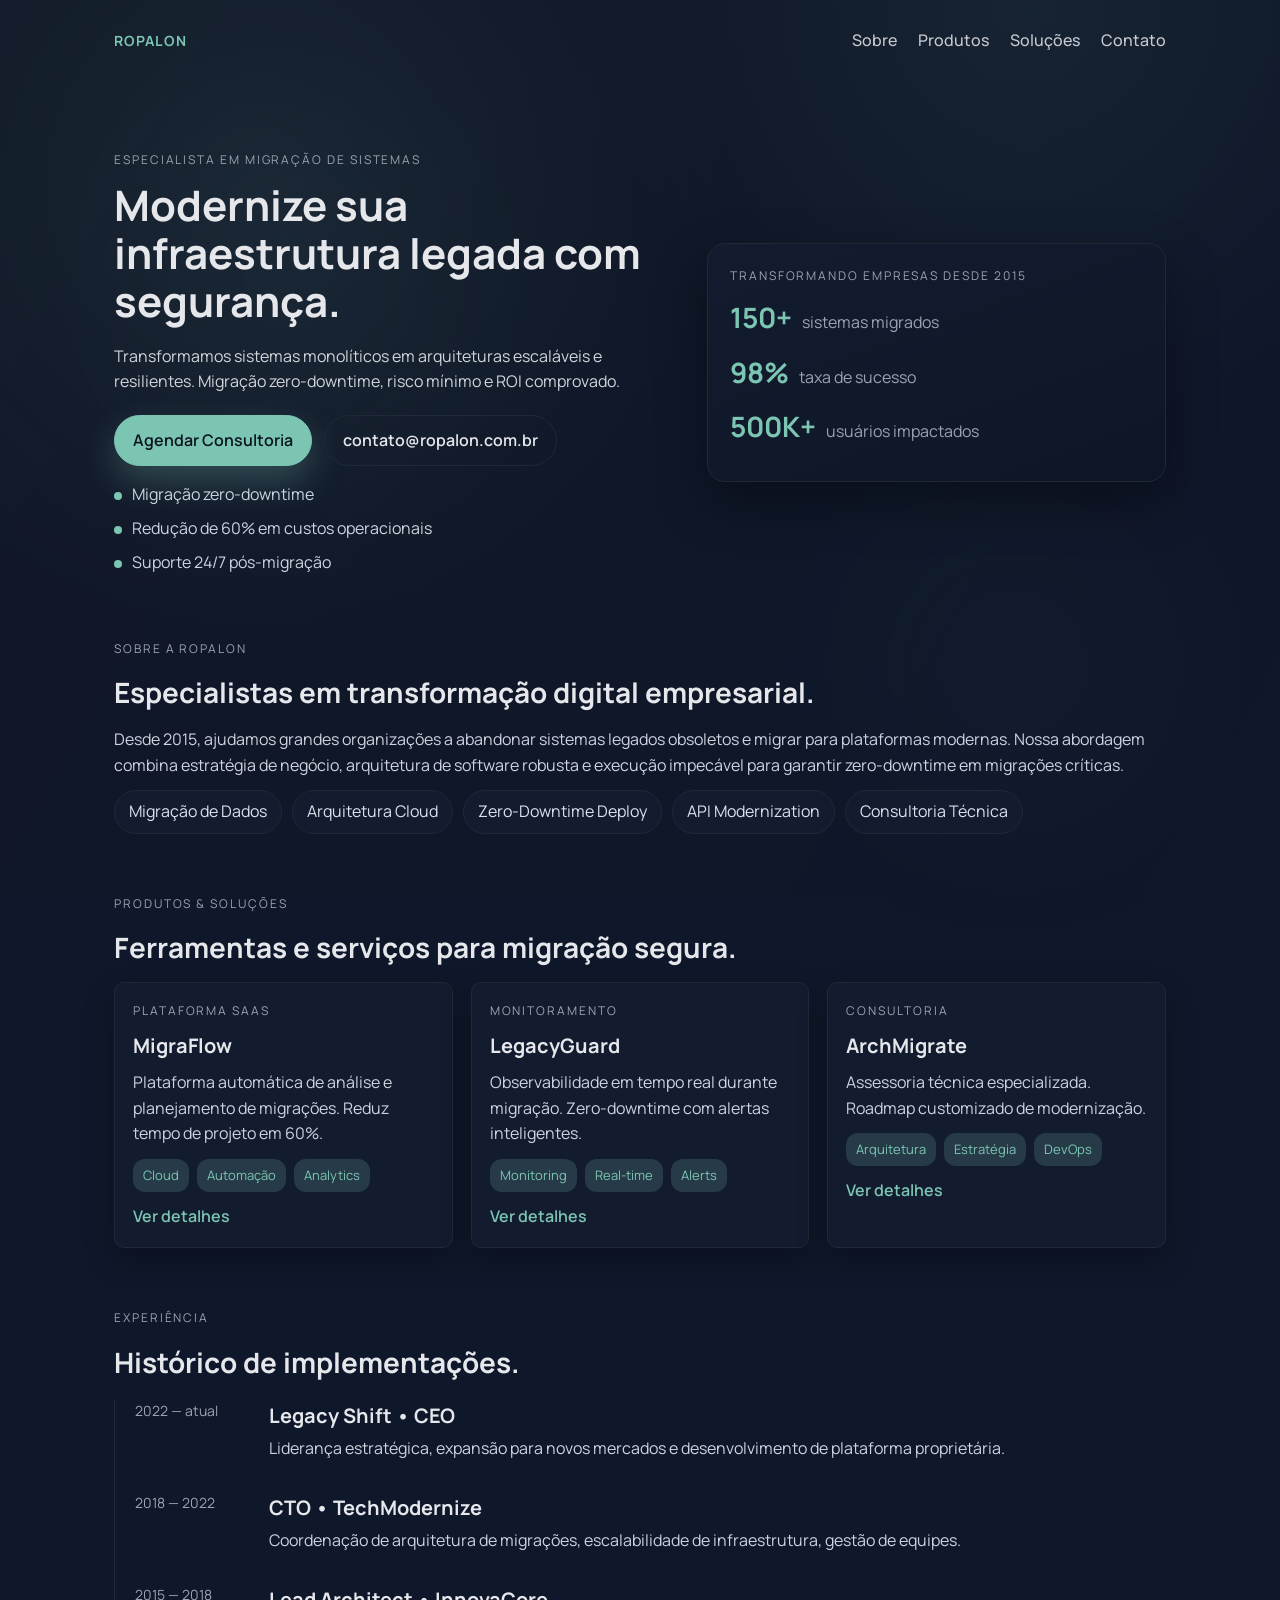
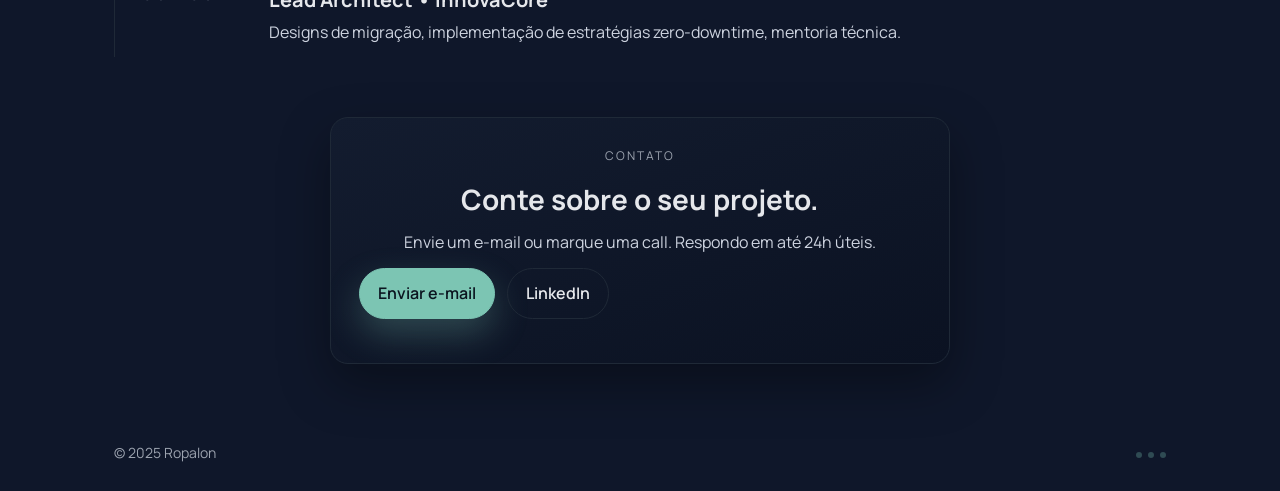
<file: index.html>
<!DOCTYPE html>
<html lang="pt-BR">
<head>
  <meta charset="UTF-8">
  <meta name="viewport" content="width=device-width, initial-scale=1.0">
  <title>Ropalon - Migração de Sistemas Legados</title>
  <link rel="preconnect" href="https://fonts.googleapis.com">
  <link rel="preconnect" href="https://fonts.gstatic.com" crossorigin>
  <link href="https://fonts.googleapis.com/css2?family=Manrope:wght@400;500;600;700&display=swap" rel="stylesheet">
  <link rel="stylesheet" href="styles.css">
  <!-- Google tag (gtag.js) -->
<script async src="https://www.googletagmanager.com/gtag/js?id=G-6EFYZ3GRNE"></script>
<script>
  window.dataLayer = window.dataLayer || [];
  function gtag(){dataLayer.push(arguments);}
  gtag('js', new Date());

  gtag('config', 'G-6EFYZ3GRNE');
</script>
</head>
<body>
  <div class="background">
    <div class="glow glow-a"></div>
    <div class="glow glow-b"></div>
  </div>

  <header class="shell">
    <div class="brand">Ropalon</div>
    <nav class="nav">
      <a href="#sobre">Sobre</a>
      <a href="#produtos">Produtos</a>
      <a href="#solucoes">Soluções</a>
      <a href="#contato">Contato</a>
    </nav>
  </header>

  <main class="shell">
    <section class="hero">
      <div class="hero-copy">
        <p class="eyebrow">Especialista em Migração de Sistemas</p>
        <h1>Modernize sua infraestrutura legada com segurança.</h1>
        <p class="lede">
          Transformamos sistemas monolíticos em arquiteturas escaláveis e resilientes. Migração zero-downtime, risco mínimo e ROI comprovado.
        </p>
        <div class="cta-row">
          <a class="btn primary" href="#contato">Agendar Consultoria</a>
          <a class="btn ghost" href="mailto:contato@ropalon.com.br">contato@ropalon.com.br</a>
        </div>
        <ul class="facts">
          <li><span class="dot"></span>Migração zero-downtime</li>
          <li><span class="dot"></span>Redução de 60% em custos operacionais</li>
          <li><span class="dot"></span>Suporte 24/7 pós-migração</li>
        </ul>
      </div>
      <div class="hero-card">
        <p class="label">Transformando empresas desde 2015</p>
        <div class="stat">
          <span class="stat-num">150+</span>
          <span class="stat-label">sistemas migrados</span>
        </div>
        <div class="stat">
          <span class="stat-num">98%</span>
          <span class="stat-label">taxa de sucesso</span>
        </div>
        <div class="stat">
          <span class="stat-num">500K+</span>
          <span class="stat-label">usuários impactados</span>
        </div>
      </div>
    </section>

    <section id="sobre" class="section">
      <div class="section-header">
        <p class="eyebrow">Sobre a Ropalon</p>
        <h2>Especialistas em transformação digital empresarial.</h2>
      </div>
      <p class="body">
        Desde 2015, ajudamos grandes organizações a abandonar sistemas legados obsoletos e migrar para plataformas modernas. Nossa abordagem combina estratégia de negócio, arquitetura de software robusta e execução impecável para garantir zero-downtime em migrações críticas.
      </p>
      <div class="pill-row">
        <span class="pill">Migração de Dados</span>
        <span class="pill">Arquitetura Cloud</span>
        <span class="pill">Zero-Downtime Deploy</span>
        <span class="pill">API Modernization</span>
        <span class="pill">Consultoria Técnica</span>
      </div>
    </section>

    <section id="produtos" class="section">
      <div class="section-header">
        <p class="eyebrow">Produtos & Soluções</p>
        <h2>Ferramentas e serviços para migração segura.</h2>
      </div>
      <div class="grid projects">
        <article class="card">
          <div class="card-head">
            <p class="label">Plataforma SaaS</p>
            <h3>MigraFlow</h3>
          </div>
          <p class="body">Plataforma automática de análise e planejamento de migrações. Reduz tempo de projeto em 60%.</p>
          <div class="tags">
            <span>Cloud</span><span>Automação</span><span>Analytics</span>
          </div>
          <a class="card-link" href="./produtos/migraflow.html">Ver detalhes</a>
        </article>
        <article class="card">
          <div class="card-head">
            <p class="label">Monitoramento</p>
            <h3>LegacyGuard</h3>
          </div>
          <p class="body">Observabilidade em tempo real durante migração. Zero-downtime com alertas inteligentes.</p>
          <div class="tags">
            <span>Monitoring</span><span>Real-time</span><span>Alerts</span>
          </div>
          <a class="card-link" href="./produtos/legacyguard.html">Ver detalhes</a>
        </article>
        <article class="card">
          <div class="card-head">
            <p class="label">Consultoria</p>
            <h3>ArchMigrate</h3>
          </div>
          <p class="body">Assessoria técnica especializada. Roadmap customizado de modernização.</p>
          <div class="tags">
            <span>Arquitetura</span><span>Estratégia</span><span>DevOps</span>
          </div>
          <a class="card-link" href="./produtos/archmigrate.html">Ver detalhes</a>
        </article>
      </div>
    </section>

    <section id="experiencia" class="section">
      <div class="section-header">
        <p class="eyebrow">Experiência</p>
        <h2>Histórico de implementações.</h2>
      </div>
      <div class="timeline">
        <div class="row">
          <div class="time">2022 — atual</div>
          <div class="entry">
            <h3>Legacy Shift • CEO</h3>
            <p class="body">Liderança estratégica, expansão para novos mercados e desenvolvimento de plataforma proprietária.</p>
          </div>
        </div>
        <div class="row">
          <div class="time">2018 — 2022</div>
          <div class="entry">
            <h3>CTO • TechModernize</h3>
            <p class="body">Coordenação de arquitetura de migrações, escalabilidade de infraestrutura, gestão de equipes.</p>
          </div>
        </div>
        <div class="row">
          <div class="time">2015 — 2018</div>
          <div class="entry">
            <h3>Lead Architect • InnovaCore</h3>
            <p class="body">Designs de migração, implementação de estratégias zero-downtime, mentoria técnica.</p>
          </div>
        </div>
      </div>
    </section>

    <section id="contato" class="section contact">
      <div class="contact-card">
        <p class="eyebrow">Contato</p>
        <h2>Conte sobre o seu projeto.</h2>
        <p class="body">Envie um e-mail ou marque uma call. Respondo em até 24h úteis.</p>
        <div class="cta-row">
          <a class="btn primary" href="mailto:contato@legacyshift.com.br">Enviar e-mail</a>
          <a class="btn ghost" href="https://www.linkedin.com" target="_blank" rel="noreferrer">LinkedIn</a>
        </div>
      </div>
    </section>
  </main>

  <footer class="shell footer">
    <span>© 2025 Ropalon</span>
    <div class="dots">
      <span></span><span></span><span></span>
    </div>
  </footer>
</body>
</html>
</file>
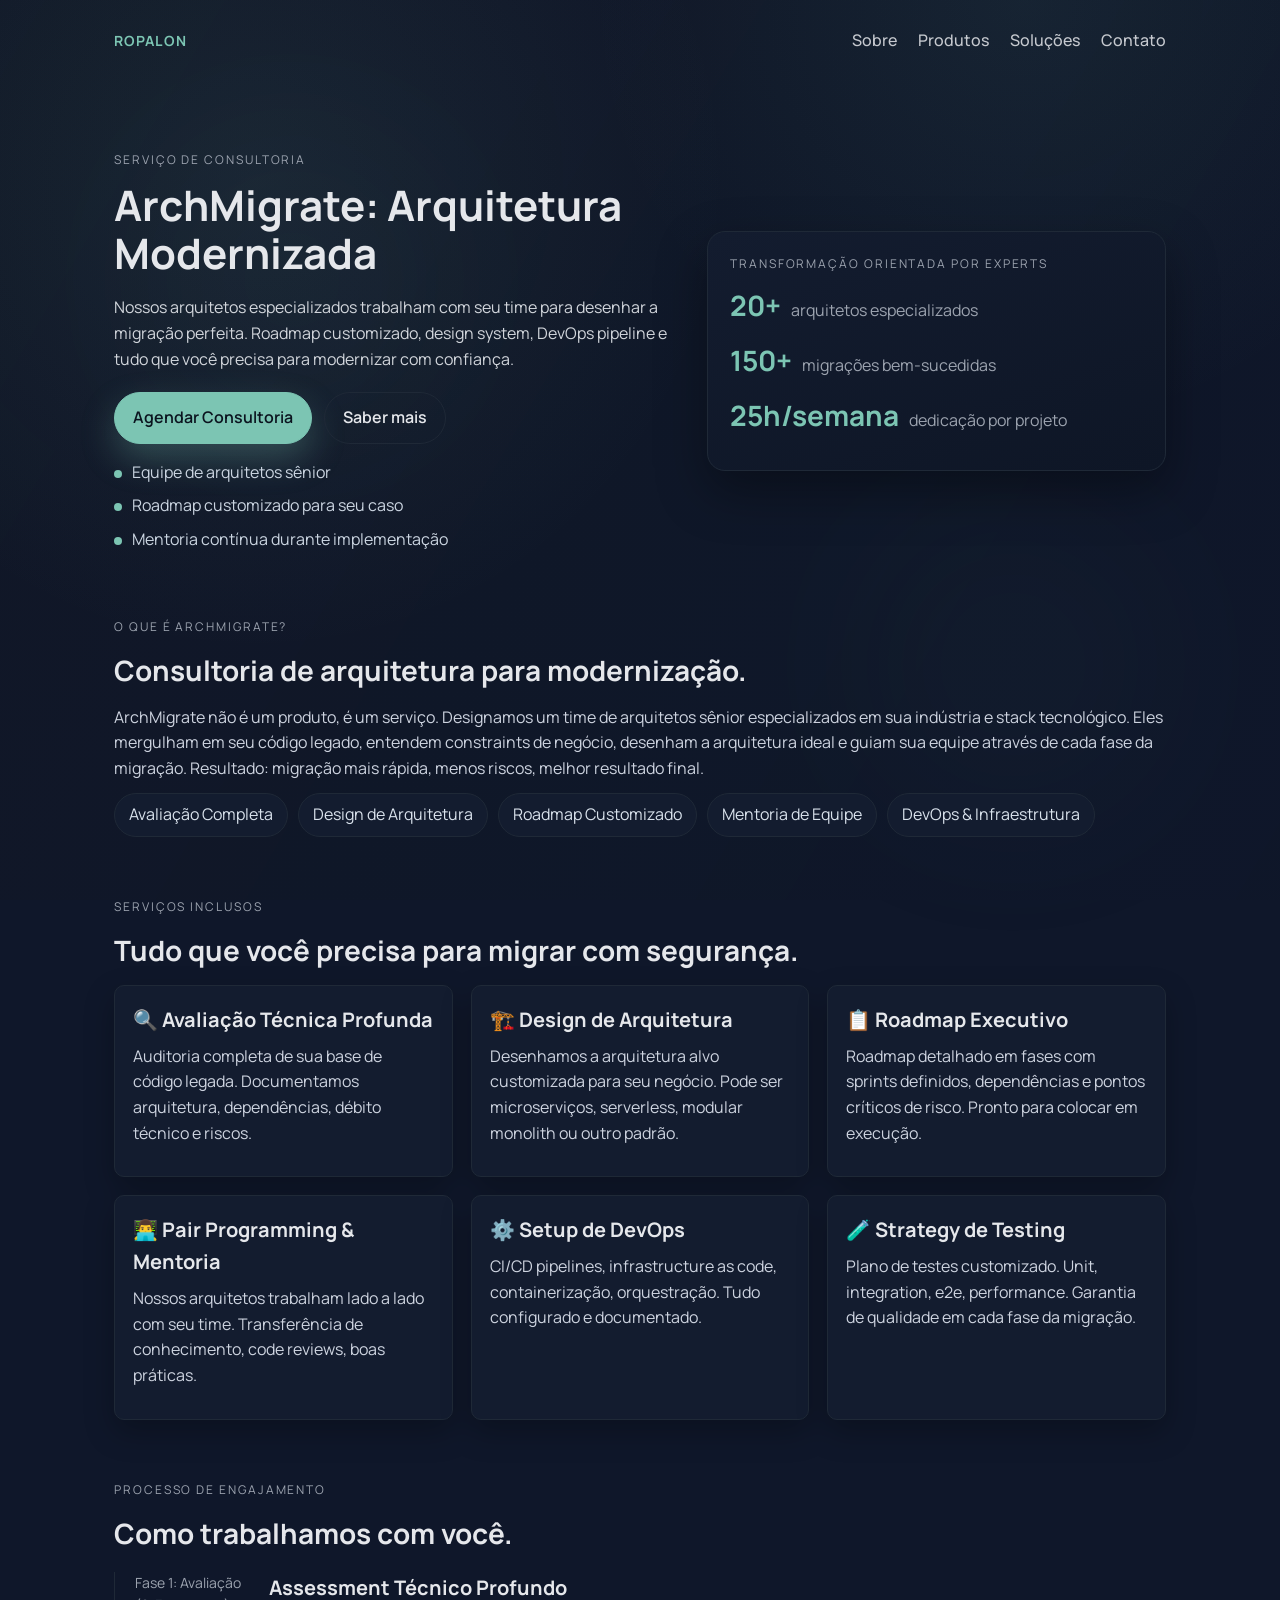
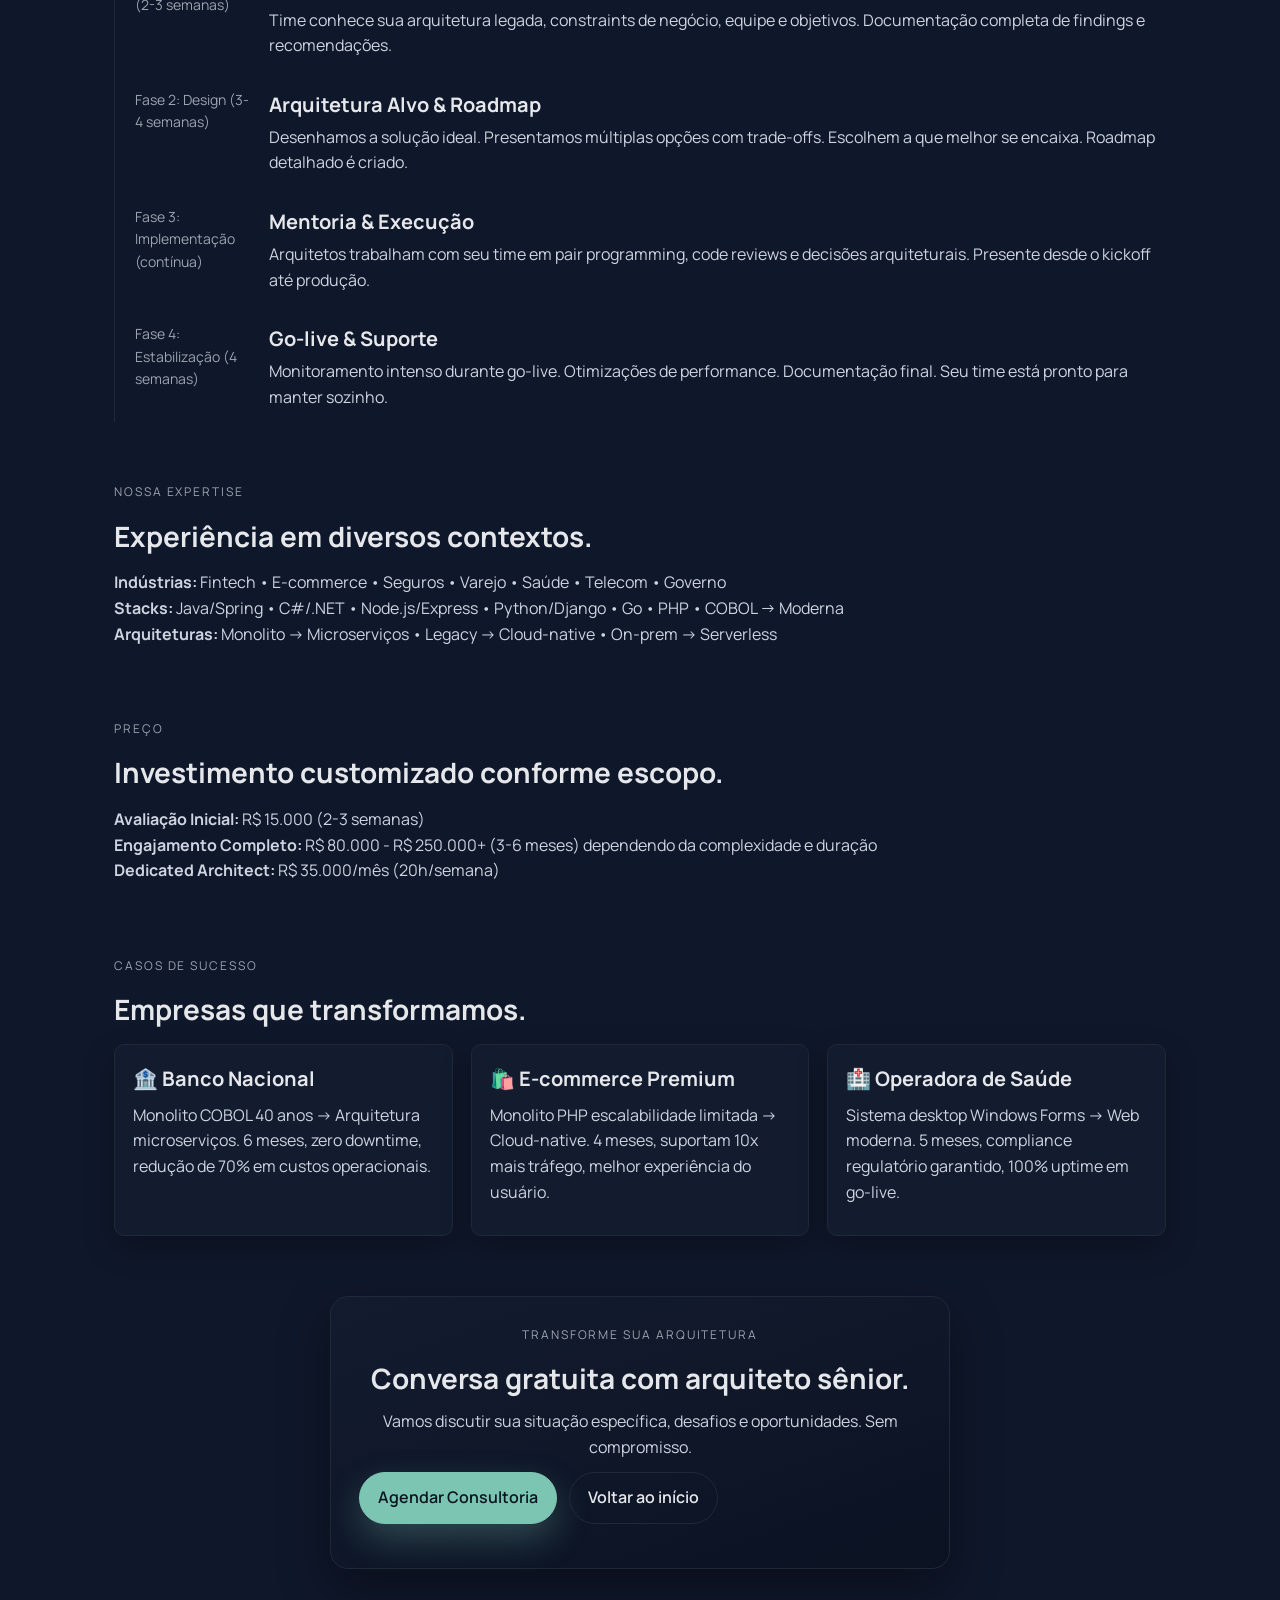
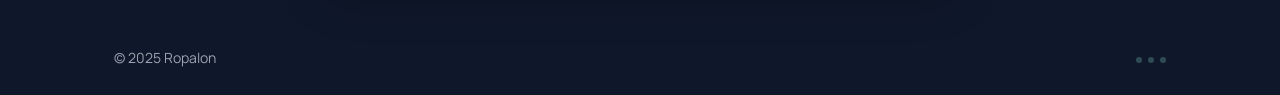
<file: produtos/archmigrate.html>
<!DOCTYPE html>
<html lang="pt-BR">
<head>
  <meta charset="UTF-8">
  <meta name="viewport" content="width=device-width, initial-scale=1.0">
  <title>ArchMigrate - Consultoria de Arquitetura | Ropalon</title>
  <link rel="preconnect" href="https://fonts.googleapis.com">
  <link rel="preconnect" href="https://fonts.gstatic.com" crossorigin>
  <link href="https://fonts.googleapis.com/css2?family=Manrope:wght@400;500;600;700&display=swap" rel="stylesheet">
  <link rel="stylesheet" href="../styles.css">
</head>
<body>
  <div class="background">
    <div class="glow glow-a"></div>
    <div class="glow glow-b"></div>
  </div>

  <header class="shell">
    <div class="brand">Ropalon</div>
    <nav class="nav">
      <a href="../#sobre">Sobre</a>
      <a href="../#produtos">Produtos</a>
      <a href="../#solucoes">Soluções</a>
      <a href="../#contato">Contato</a>
    </nav>
  </header>

  <main class="shell">
    <section class="hero">
      <div class="hero-copy">
        <p class="eyebrow">Serviço de Consultoria</p>
        <h1>ArchMigrate: Arquitetura Modernizada</h1>
        <p class="lede">
          Nossos arquitetos especializados trabalham com seu time para desenhar a migração perfeita. Roadmap customizado, design system, DevOps pipeline e tudo que você precisa para modernizar com confiança.
        </p>
        <div class="cta-row">
          <a class="btn primary" href="mailto:contato@ropalon.com.br">Agendar Consultoria</a>
          <a class="btn ghost" href="../#contato">Saber mais</a>
        </div>
        <ul class="facts">
          <li><span class="dot"></span>Equipe de arquitetos sênior</li>
          <li><span class="dot"></span>Roadmap customizado para seu caso</li>
          <li><span class="dot"></span>Mentoria contínua durante implementação</li>
        </ul>
      </div>
      <div class="hero-card">
        <p class="label">Transformação orientada por experts</p>
        <div class="stat">
          <span class="stat-num">20+</span>
          <span class="stat-label">arquitetos especializados</span>
        </div>
        <div class="stat">
          <span class="stat-num">150+</span>
          <span class="stat-label">migrações bem-sucedidas</span>
        </div>
        <div class="stat">
          <span class="stat-num">25h/semana</span>
          <span class="stat-label">dedicação por projeto</span>
        </div>
      </div>
    </section>

    <section id="sobre" class="section">
      <div class="section-header">
        <p class="eyebrow">O que é ArchMigrate?</p>
        <h2>Consultoria de arquitetura para modernização.</h2>
      </div>
      <p class="body">
        ArchMigrate não é um produto, é um serviço. Designamos um time de arquitetos sênior especializados em sua indústria e stack tecnológico. Eles mergulham em seu código legado, entendem constraints de negócio, desenham a arquitetura ideal e guiam sua equipe através de cada fase da migração. Resultado: migração mais rápida, menos riscos, melhor resultado final.
      </p>
      <div class="pill-row">
        <span class="pill">Avaliação Completa</span>
        <span class="pill">Design de Arquitetura</span>
        <span class="pill">Roadmap Customizado</span>
        <span class="pill">Mentoria de Equipe</span>
        <span class="pill">DevOps & Infraestrutura</span>
      </div>
    </section>

    <section class="section">
      <div class="section-header">
        <p class="eyebrow">Serviços Inclusos</p>
        <h2>Tudo que você precisa para migrar com segurança.</h2>
      </div>
      <div class="grid projects">
        <article class="card">
          <div class="card-head">
            <h3>🔍 Avaliação Técnica Profunda</h3>
          </div>
          <p class="body">Auditoria completa de sua base de código legada. Documentamos arquitetura, dependências, débito técnico e riscos.</p>
        </article>
        <article class="card">
          <div class="card-head">
            <h3>🏗️ Design de Arquitetura</h3>
          </div>
          <p class="body">Desenhamos a arquitetura alvo customizada para seu negócio. Pode ser microserviços, serverless, modular monolith ou outro padrão.</p>
        </article>
        <article class="card">
          <div class="card-head">
            <h3>📋 Roadmap Executivo</h3>
          </div>
          <p class="body">Roadmap detalhado em fases com sprints definidos, dependências e pontos críticos de risco. Pronto para colocar em execução.</p>
        </article>
        <article class="card">
          <div class="card-head">
            <h3>👨‍💻 Pair Programming & Mentoria</h3>
          </div>
          <p class="body">Nossos arquitetos trabalham lado a lado com seu time. Transferência de conhecimento, code reviews, boas práticas.</p>
        </article>
        <article class="card">
          <div class="card-head">
            <h3>⚙️ Setup de DevOps</h3>
          </div>
          <p class="body">CI/CD pipelines, infrastructure as code, containerização, orquestração. Tudo configurado e documentado.</p>
        </article>
        <article class="card">
          <div class="card-head">
            <h3>🧪 Strategy de Testing</h3>
          </div>
          <p class="body">Plano de testes customizado. Unit, integration, e2e, performance. Garantia de qualidade em cada fase da migração.</p>
        </article>
      </div>
    </section>

    <section class="section">
      <div class="section-header">
        <p class="eyebrow">Processo de Engajamento</p>
        <h2>Como trabalhamos com você.</h2>
      </div>
      <div class="timeline">
        <div class="row">
          <div class="time">Fase 1: Avaliação (2-3 semanas)</div>
          <div class="entry">
            <h3>Assessment Técnico Profundo</h3>
            <p class="body">Time conhece sua arquitetura legada, constraints de negócio, equipe e objetivos. Documentação completa de findings e recomendações.</p>
          </div>
        </div>
        <div class="row">
          <div class="time">Fase 2: Design (3-4 semanas)</div>
          <div class="entry">
            <h3>Arquitetura Alvo & Roadmap</h3>
            <p class="body">Desenhamos a solução ideal. Presentamos múltiplas opções com trade-offs. Escolhem a que melhor se encaixa. Roadmap detalhado é criado.</p>
          </div>
        </div>
        <div class="row">
          <div class="time">Fase 3: Implementação (contínua)</div>
          <div class="entry">
            <h3>Mentoria & Execução</h3>
            <p class="body">Arquitetos trabalham com seu time em pair programming, code reviews e decisões arquiteturais. Presente desde o kickoff até produção.</p>
          </div>
        </div>
        <div class="row">
          <div class="time">Fase 4: Estabilização (4 semanas)</div>
          <div class="entry">
            <h3>Go-live & Suporte</h3>
            <p class="body">Monitoramento intenso durante go-live. Otimizações de performance. Documentação final. Seu time está pronto para manter sozinho.</p>
          </div>
        </div>
      </div>
    </section>

    <section class="section">
      <div class="section-header">
        <p class="eyebrow">Nossa Expertise</p>
        <h2>Experiência em diversos contextos.</h2>
      </div>
      <p class="body">
        <strong>Indústrias:</strong> Fintech • E-commerce • Seguros • Varejo • Saúde • Telecom • Governo<br>
        <strong>Stacks:</strong> Java/Spring • C#/.NET • Node.js/Express • Python/Django • Go • PHP • COBOL → Moderna<br>
        <strong>Arquiteturas:</strong> Monolito → Microserviços • Legacy → Cloud-native • On-prem → Serverless
      </p>
    </section>

    <section class="section">
      <div class="section-header">
        <p class="eyebrow">Preço</p>
        <h2>Investimento customizado conforme escopo.</h2>
      </div>
      <p class="body">
        <strong>Avaliação Inicial:</strong> R$ 15.000 (2-3 semanas)<br>
        <strong>Engajamento Completo:</strong> R$ 80.000 - R$ 250.000+ (3-6 meses) dependendo da complexidade e duração<br>
        <strong>Dedicated Architect:</strong> R$ 35.000/mês (20h/semana)
      </p>
    </section>

    <section class="section">
      <div class="section-header">
        <p class="eyebrow">Casos de Sucesso</p>
        <h2>Empresas que transformamos.</h2>
      </div>
      <div class="grid projects">
        <article class="card">
          <div class="card-head">
            <h3>🏦 Banco Nacional</h3>
          </div>
          <p class="body">Monolito COBOL 40 anos → Arquitetura microserviços. 6 meses, zero downtime, redução de 70% em custos operacionais.</p>
        </article>
        <article class="card">
          <div class="card-head">
            <h3>🛍️ E-commerce Premium</h3>
          </div>
          <p class="body">Monolito PHP escalabilidade limitada → Cloud-native. 4 meses, suportam 10x mais tráfego, melhor experiência do usuário.</p>
        </article>
        <article class="card">
          <div class="card-head">
            <h3>🏥 Operadora de Saúde</h3>
          </div>
          <p class="body">Sistema desktop Windows Forms → Web moderna. 5 meses, compliance regulatório garantido, 100% uptime em go-live.</p>
        </article>
      </div>
    </section>

    <section id="contato" class="section contact">
      <div class="contact-card">
        <p class="eyebrow">Transforme sua arquitetura</p>
        <h2>Conversa gratuita com arquiteto sênior.</h2>
        <p class="body">Vamos discutir sua situação específica, desafios e oportunidades. Sem compromisso.</p>
        <div class="cta-row">
          <a class="btn primary" href="mailto:contato@ropalon.com.br">Agendar Consultoria</a>
          <a class="btn ghost" href="../index.html">Voltar ao início</a>
        </div>
      </div>
    </section>
  </main>

  <footer class="shell footer">
    <span>© 2025 Ropalon</span>
    <div class="dots">
      <span></span><span></span><span></span>
    </div>
  </footer>
</body>
</html>
</file>
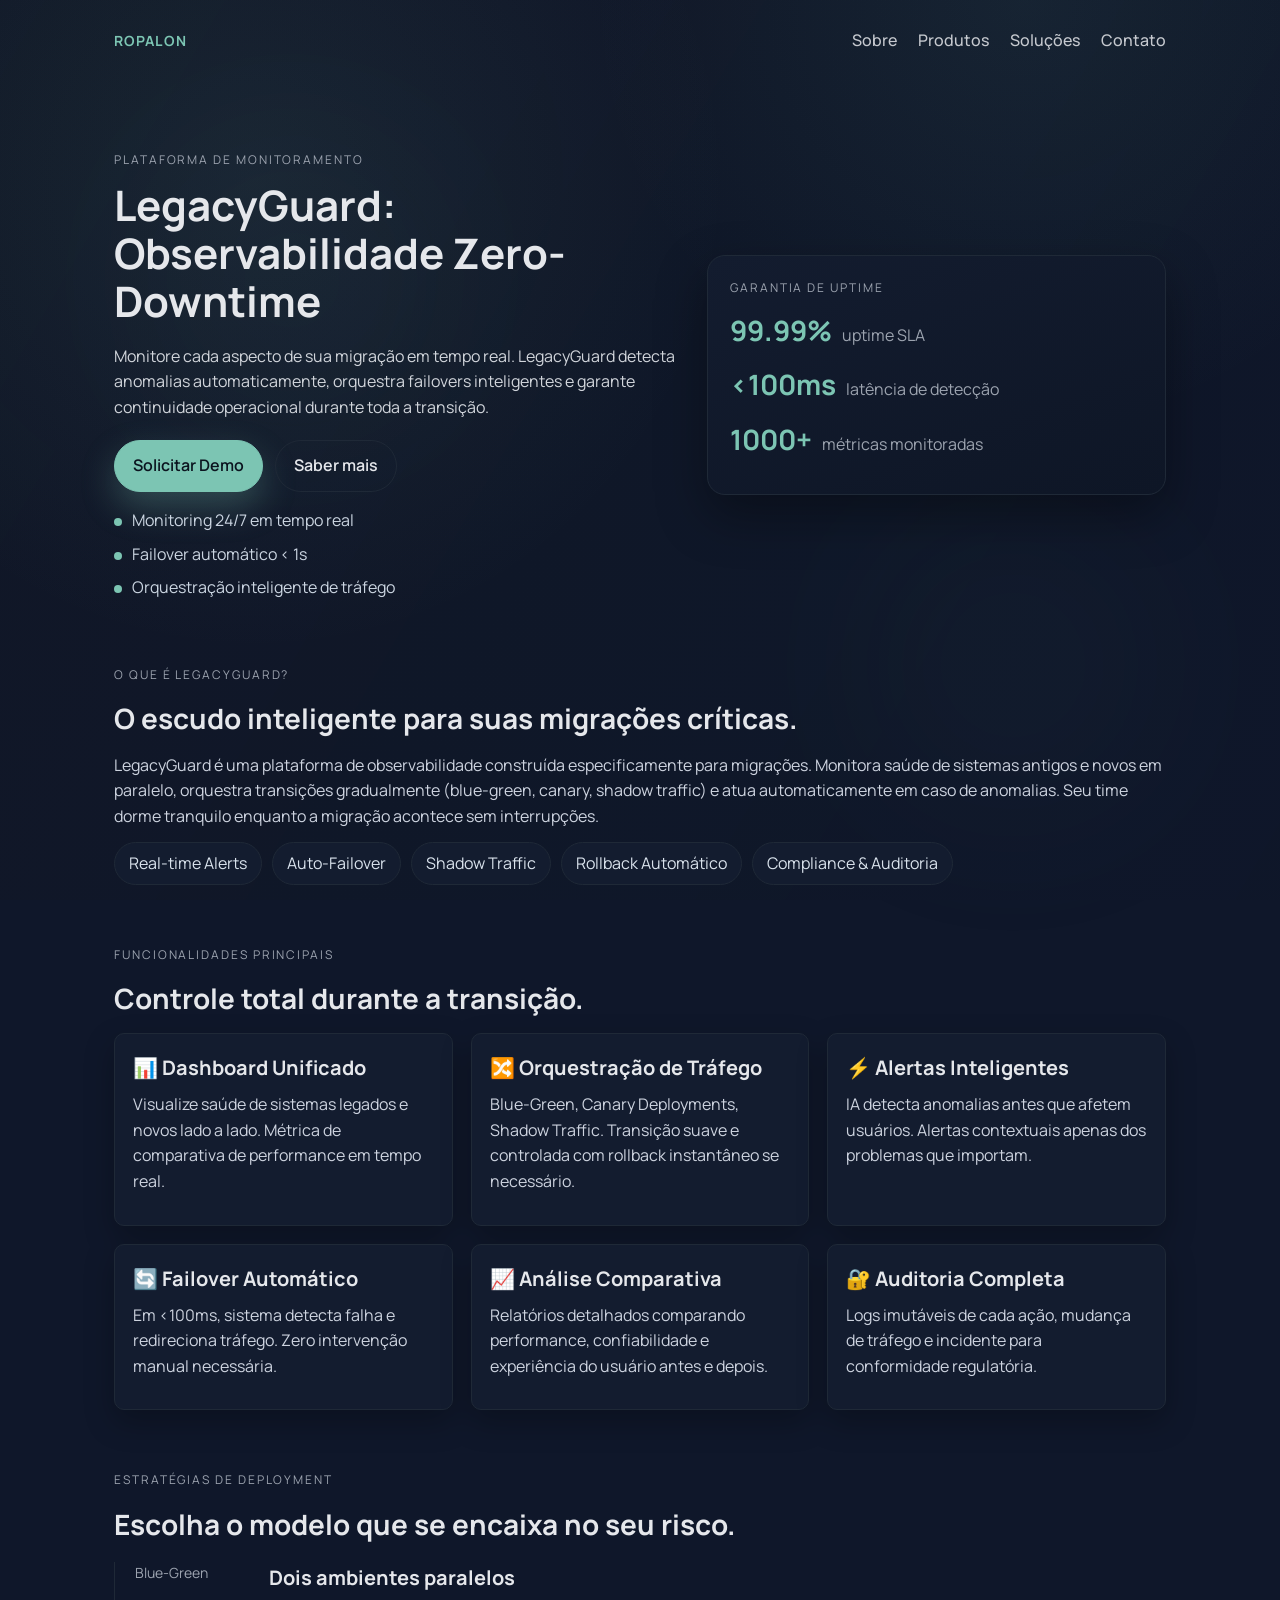
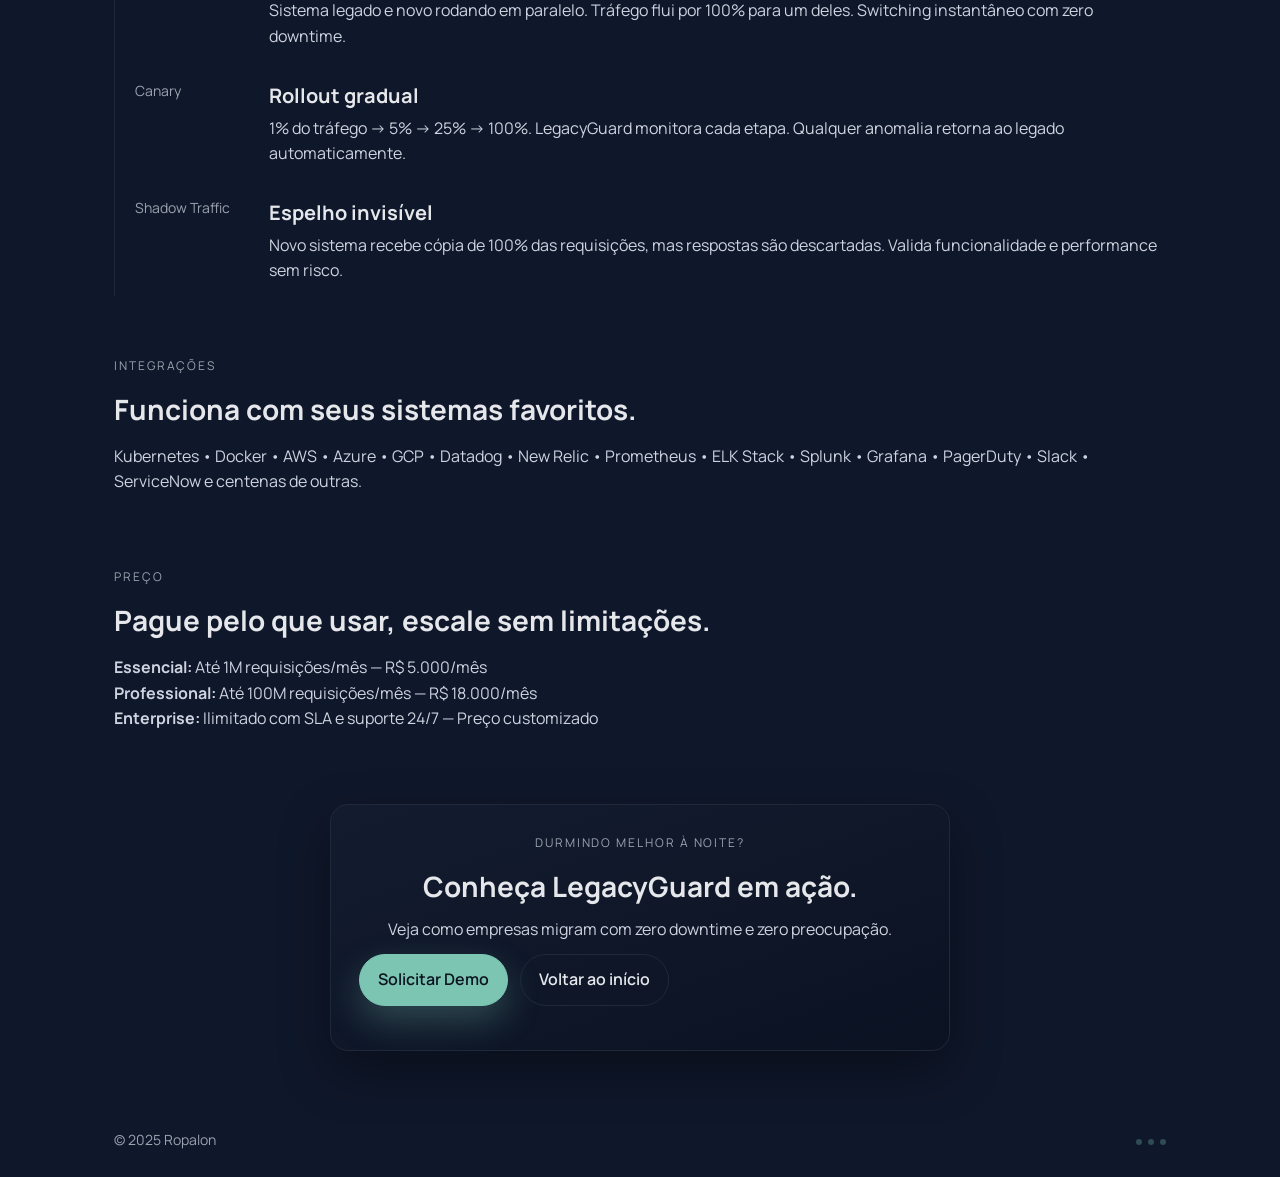
<file: produtos/legacyguard.html>
<!DOCTYPE html>
<html lang="pt-BR">
<head>
  <meta charset="UTF-8">
  <meta name="viewport" content="width=device-width, initial-scale=1.0">
  <title>LegacyGuard - Monitoramento de Migrações | Ropalon</title>
  <link rel="preconnect" href="https://fonts.googleapis.com">
  <link rel="preconnect" href="https://fonts.gstatic.com" crossorigin>
  <link href="https://fonts.googleapis.com/css2?family=Manrope:wght@400;500;600;700&display=swap" rel="stylesheet">
  <link rel="stylesheet" href="../styles.css">
</head>
<body>
  <div class="background">
    <div class="glow glow-a"></div>
    <div class="glow glow-b"></div>
  </div>

  <header class="shell">
    <div class="brand">Ropalon</div>
    <nav class="nav">
      <a href="../#sobre">Sobre</a>
      <a href="../#produtos">Produtos</a>
      <a href="../#solucoes">Soluções</a>
      <a href="../#contato">Contato</a>
    </nav>
  </header>

  <main class="shell">
    <section class="hero">
      <div class="hero-copy">
        <p class="eyebrow">Plataforma de Monitoramento</p>
        <h1>LegacyGuard: Observabilidade Zero-Downtime</h1>
        <p class="lede">
          Monitore cada aspecto de sua migração em tempo real. LegacyGuard detecta anomalias automaticamente, orquestra failovers inteligentes e garante continuidade operacional durante toda a transição.
        </p>
        <div class="cta-row">
          <a class="btn primary" href="mailto:contato@legacyshift.com.br">Solicitar Demo</a>
          <a class="btn ghost" href="../#contato">Saber mais</a>
        </div>
        <ul class="facts">
          <li><span class="dot"></span>Monitoring 24/7 em tempo real</li>
          <li><span class="dot"></span>Failover automático < 1s</li>
          <li><span class="dot"></span>Orquestração inteligente de tráfego</li>
        </ul>
      </div>
      <div class="hero-card">
        <p class="label">Garantia de Uptime</p>
        <div class="stat">
          <span class="stat-num">99.99%</span>
          <span class="stat-label">uptime SLA</span>
        </div>
        <div class="stat">
          <span class="stat-num">&lt;100ms</span>
          <span class="stat-label">latência de detecção</span>
        </div>
        <div class="stat">
          <span class="stat-num">1000+</span>
          <span class="stat-label">métricas monitoradas</span>
        </div>
      </div>
    </section>

    <section id="sobre" class="section">
      <div class="section-header">
        <p class="eyebrow">O que é LegacyGuard?</p>
        <h2>O escudo inteligente para suas migrações críticas.</h2>
      </div>
      <p class="body">
        LegacyGuard é uma plataforma de observabilidade construída especificamente para migrações. Monitora saúde de sistemas antigos e novos em paralelo, orquestra transições gradualmente (blue-green, canary, shadow traffic) e atua automaticamente em caso de anomalias. Seu time dorme tranquilo enquanto a migração acontece sem interrupções.
      </p>
      <div class="pill-row">
        <span class="pill">Real-time Alerts</span>
        <span class="pill">Auto-Failover</span>
        <span class="pill">Shadow Traffic</span>
        <span class="pill">Rollback Automático</span>
        <span class="pill">Compliance & Auditoria</span>
      </div>
    </section>

    <section class="section">
      <div class="section-header">
        <p class="eyebrow">Funcionalidades Principais</p>
        <h2>Controle total durante a transição.</h2>
      </div>
      <div class="grid projects">
        <article class="card">
          <div class="card-head">
            <h3>📊 Dashboard Unificado</h3>
          </div>
          <p class="body">Visualize saúde de sistemas legados e novos lado a lado. Métrica de comparativa de performance em tempo real.</p>
        </article>
        <article class="card">
          <div class="card-head">
            <h3>🔀 Orquestração de Tráfego</h3>
          </div>
          <p class="body">Blue-Green, Canary Deployments, Shadow Traffic. Transição suave e controlada com rollback instantâneo se necessário.</p>
        </article>
        <article class="card">
          <div class="card-head">
            <h3>⚡ Alertas Inteligentes</h3>
          </div>
          <p class="body">IA detecta anomalias antes que afetem usuários. Alertas contextuais apenas dos problemas que importam.</p>
        </article>
        <article class="card">
          <div class="card-head">
            <h3>🔄 Failover Automático</h3>
          </div>
          <p class="body">Em &lt;100ms, sistema detecta falha e redireciona tráfego. Zero intervenção manual necessária.</p>
        </article>
        <article class="card">
          <div class="card-head">
            <h3>📈 Análise Comparativa</h3>
          </div>
          <p class="body">Relatórios detalhados comparando performance, confiabilidade e experiência do usuário antes e depois.</p>
        </article>
        <article class="card">
          <div class="card-head">
            <h3>🔐 Auditoria Completa</h3>
          </div>
          <p class="body">Logs imutáveis de cada ação, mudança de tráfego e incidente para conformidade regulatória.</p>
        </article>
      </div>
    </section>

    <section class="section">
      <div class="section-header">
        <p class="eyebrow">Estratégias de Deployment</p>
        <h2>Escolha o modelo que se encaixa no seu risco.</h2>
      </div>
      <div class="timeline">
        <div class="row">
          <div class="time">Blue-Green</div>
          <div class="entry">
            <h3>Dois ambientes paralelos</h3>
            <p class="body">Sistema legado e novo rodando em paralelo. Tráfego flui por 100% para um deles. Switching instantâneo com zero downtime.</p>
          </div>
        </div>
        <div class="row">
          <div class="time">Canary</div>
          <div class="entry">
            <h3>Rollout gradual</h3>
            <p class="body">1% do tráfego → 5% → 25% → 100%. LegacyGuard monitora cada etapa. Qualquer anomalia retorna ao legado automaticamente.</p>
          </div>
        </div>
        <div class="row">
          <div class="time">Shadow Traffic</div>
          <div class="entry">
            <h3>Espelho invisível</h3>
            <p class="body">Novo sistema recebe cópia de 100% das requisições, mas respostas são descartadas. Valida funcionalidade e performance sem risco.</p>
          </div>
        </div>
      </div>
    </section>

    <section class="section">
      <div class="section-header">
        <p class="eyebrow">Integrações</p>
        <h2>Funciona com seus sistemas favoritos.</h2>
      </div>
      <p class="body">
        Kubernetes • Docker • AWS • Azure • GCP • Datadog • New Relic • Prometheus • ELK Stack • Splunk • Grafana • PagerDuty • Slack • ServiceNow e centenas de outras.
      </p>
    </section>

    <section class="section">
      <div class="section-header">
        <p class="eyebrow">Preço</p>
        <h2>Pague pelo que usar, escale sem limitações.</h2>
      </div>
      <p class="body">
        <strong>Essencial:</strong> Até 1M requisições/mês — R$ 5.000/mês<br>
        <strong>Professional:</strong> Até 100M requisições/mês — R$ 18.000/mês<br>
        <strong>Enterprise:</strong> Ilimitado com SLA e suporte 24/7 — Preço customizado
      </p>
    </section>

    <section id="contato" class="section contact">
      <div class="contact-card">
        <p class="eyebrow">Durmindo melhor à noite?</p>
        <h2>Conheça LegacyGuard em ação.</h2>
        <p class="body">Veja como empresas migram com zero downtime e zero preocupação.</p>
        <div class="cta-row">
          <a class="btn primary" href="mailto:contato@legacyshift.com.br">Solicitar Demo</a>
          <a class="btn ghost" href="../index.html">Voltar ao início</a>
        </div>
      </div>
    </section>
  </main>

  <footer class="shell footer">
    <span>© 2025 Ropalon</span>
    <div class="dots">
      <span></span><span></span><span></span>
    </div>
  </footer>
</body>
</html>
</file>
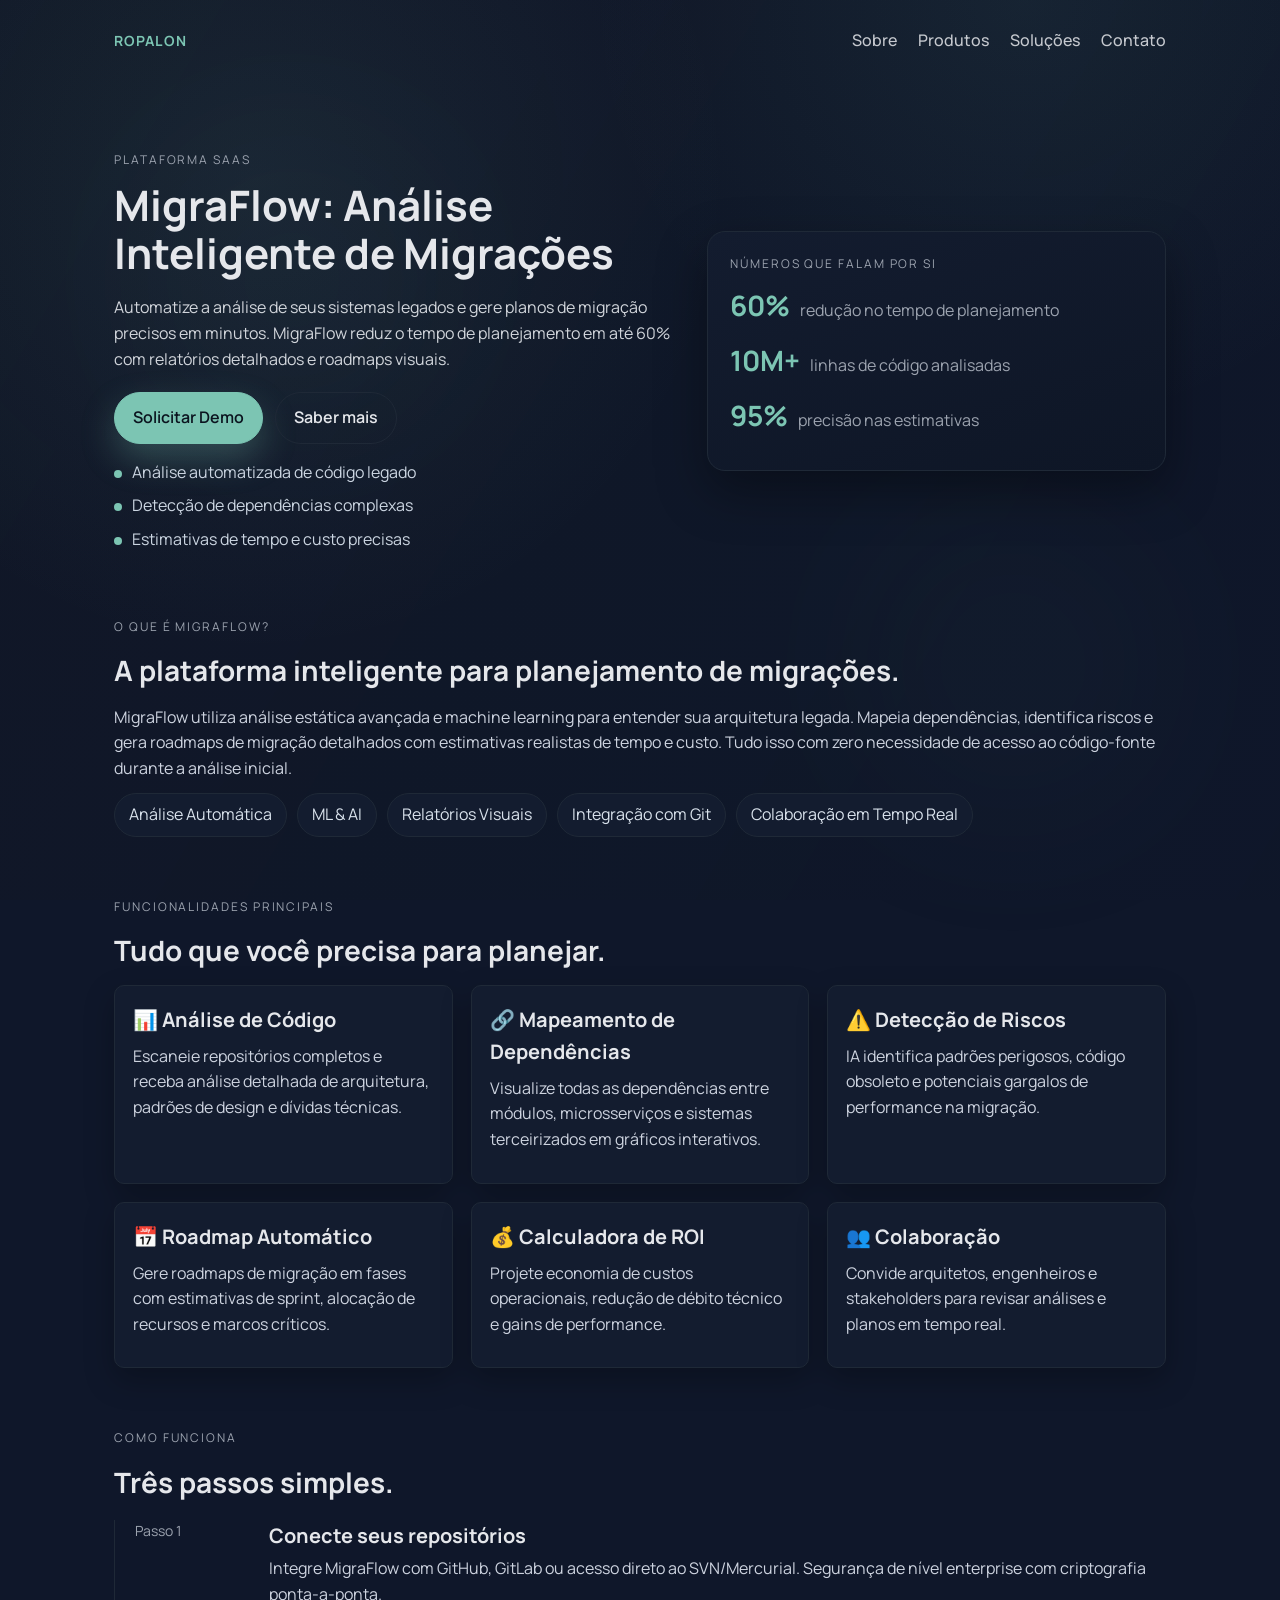
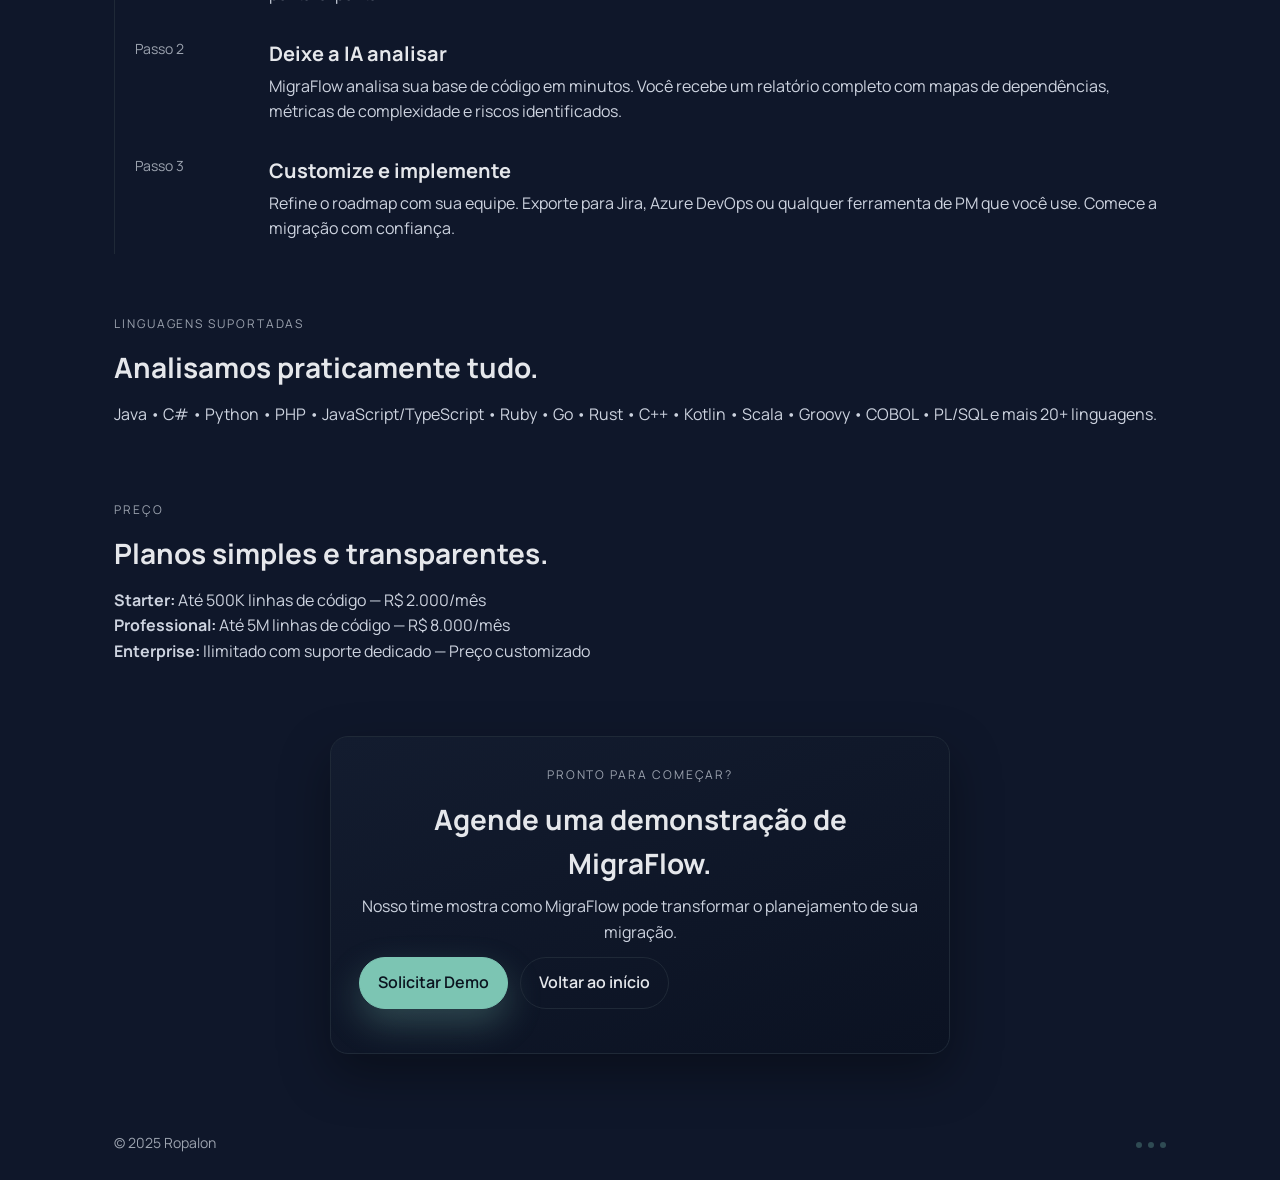
<file: produtos/migraflow.html>
<!DOCTYPE html>
<html lang="pt-BR">
<head>
  <meta charset="UTF-8">
  <meta name="viewport" content="width=device-width, initial-scale=1.0">
  <title>MigraFlow - Plataforma de Planejamento de Migrações | Ropalon</title>
  <link rel="preconnect" href="https://fonts.googleapis.com">
  <link rel="preconnect" href="https://fonts.gstatic.com" crossorigin>
  <link href="https://fonts.googleapis.com/css2?family=Manrope:wght@400;500;600;700&display=swap" rel="stylesheet">
  <link rel="stylesheet" href="../styles.css">
</head>
<body>
  <div class="background">
    <div class="glow glow-a"></div>
    <div class="glow glow-b"></div>
  </div>

  <header class="shell">
    <div class="brand">Ropalon</div>
    <nav class="nav">
      <a href="../#sobre">Sobre</a>
      <a href="../#produtos">Produtos</a>
      <a href="../#solucoes">Soluções</a>
      <a href="../#contato">Contato</a>
    </nav>
  </header>

  <main class="shell">
    <section class="hero">
      <div class="hero-copy">
        <p class="eyebrow">Plataforma SaaS</p>
        <h1>MigraFlow: Análise Inteligente de Migrações</h1>
        <p class="lede">
          Automatize a análise de seus sistemas legados e gere planos de migração precisos em minutos. MigraFlow reduz o tempo de planejamento em até 60% com relatórios detalhados e roadmaps visuais.
        </p>
        <div class="cta-row">
          <a class="btn primary" href="mailto:contato@legacyshift.com.br">Solicitar Demo</a>
          <a class="btn ghost" href="../#contato">Saber mais</a>
        </div>
        <ul class="facts">
          <li><span class="dot"></span>Análise automatizada de código legado</li>
          <li><span class="dot"></span>Detecção de dependências complexas</li>
          <li><span class="dot"></span>Estimativas de tempo e custo precisas</li>
        </ul>
      </div>
      <div class="hero-card">
        <p class="label">Números que falam por si</p>
        <div class="stat">
          <span class="stat-num">60%</span>
          <span class="stat-label">redução no tempo de planejamento</span>
        </div>
        <div class="stat">
          <span class="stat-num">10M+</span>
          <span class="stat-label">linhas de código analisadas</span>
        </div>
        <div class="stat">
          <span class="stat-num">95%</span>
          <span class="stat-label">precisão nas estimativas</span>
        </div>
      </div>
    </section>

    <section id="sobre" class="section">
      <div class="section-header">
        <p class="eyebrow">O que é MigraFlow?</p>
        <h2>A plataforma inteligente para planejamento de migrações.</h2>
      </div>
      <p class="body">
        MigraFlow utiliza análise estática avançada e machine learning para entender sua arquitetura legada. Mapeia dependências, identifica riscos e gera roadmaps de migração detalhados com estimativas realistas de tempo e custo. Tudo isso com zero necessidade de acesso ao código-fonte durante a análise inicial.
      </p>
      <div class="pill-row">
        <span class="pill">Análise Automática</span>
        <span class="pill">ML & AI</span>
        <span class="pill">Relatórios Visuais</span>
        <span class="pill">Integração com Git</span>
        <span class="pill">Colaboração em Tempo Real</span>
      </div>
    </section>

    <section class="section">
      <div class="section-header">
        <p class="eyebrow">Funcionalidades Principais</p>
        <h2>Tudo que você precisa para planejar.</h2>
      </div>
      <div class="grid projects">
        <article class="card">
          <div class="card-head">
            <h3>📊 Análise de Código</h3>
          </div>
          <p class="body">Escaneie repositórios completos e receba análise detalhada de arquitetura, padrões de design e dívidas técnicas.</p>
        </article>
        <article class="card">
          <div class="card-head">
            <h3>🔗 Mapeamento de Dependências</h3>
          </div>
          <p class="body">Visualize todas as dependências entre módulos, microsserviços e sistemas terceirizados em gráficos interativos.</p>
        </article>
        <article class="card">
          <div class="card-head">
            <h3>⚠️ Detecção de Riscos</h3>
          </div>
          <p class="body">IA identifica padrões perigosos, código obsoleto e potenciais gargalos de performance na migração.</p>
        </article>
        <article class="card">
          <div class="card-head">
            <h3>📅 Roadmap Automático</h3>
          </div>
          <p class="body">Gere roadmaps de migração em fases com estimativas de sprint, alocação de recursos e marcos críticos.</p>
        </article>
        <article class="card">
          <div class="card-head">
            <h3>💰 Calculadora de ROI</h3>
          </div>
          <p class="body">Projete economia de custos operacionais, redução de débito técnico e gains de performance.</p>
        </article>
        <article class="card">
          <div class="card-head">
            <h3>👥 Colaboração</h3>
          </div>
          <p class="body">Convide arquitetos, engenheiros e stakeholders para revisar análises e planos em tempo real.</p>
        </article>
      </div>
    </section>

    <section class="section">
      <div class="section-header">
        <p class="eyebrow">Como Funciona</p>
        <h2>Três passos simples.</h2>
      </div>
      <div class="timeline">
        <div class="row">
          <div class="time">Passo 1</div>
          <div class="entry">
            <h3>Conecte seus repositórios</h3>
            <p class="body">Integre MigraFlow com GitHub, GitLab ou acesso direto ao SVN/Mercurial. Segurança de nível enterprise com criptografia ponta-a-ponta.</p>
          </div>
        </div>
        <div class="row">
          <div class="time">Passo 2</div>
          <div class="entry">
            <h3>Deixe a IA analisar</h3>
            <p class="body">MigraFlow analisa sua base de código em minutos. Você recebe um relatório completo com mapas de dependências, métricas de complexidade e riscos identificados.</p>
          </div>
        </div>
        <div class="row">
          <div class="time">Passo 3</div>
          <div class="entry">
            <h3>Customize e implemente</h3>
            <p class="body">Refine o roadmap com sua equipe. Exporte para Jira, Azure DevOps ou qualquer ferramenta de PM que você use. Comece a migração com confiança.</p>
          </div>
        </div>
      </div>
    </section>

    <section class="section">
      <div class="section-header">
        <p class="eyebrow">Linguagens Suportadas</p>
        <h2>Analisamos praticamente tudo.</h2>
      </div>
      <p class="body">
        Java • C# • Python • PHP • JavaScript/TypeScript • Ruby • Go • Rust • C++ • Kotlin • Scala • Groovy • COBOL • PL/SQL e mais 20+ linguagens.
      </p>
    </section>

    <section class="section">
      <div class="section-header">
        <p class="eyebrow">Preço</p>
        <h2>Planos simples e transparentes.</h2>
      </div>
      <p class="body">
        <strong>Starter:</strong> Até 500K linhas de código — R$ 2.000/mês<br>
        <strong>Professional:</strong> Até 5M linhas de código — R$ 8.000/mês<br>
        <strong>Enterprise:</strong> Ilimitado com suporte dedicado — Preço customizado
      </p>
    </section>

    <section id="contato" class="section contact">
      <div class="contact-card">
        <p class="eyebrow">Pronto para começar?</p>
        <h2>Agende uma demonstração de MigraFlow.</h2>
        <p class="body">Nosso time mostra como MigraFlow pode transformar o planejamento de sua migração.</p>
        <div class="cta-row">
          <a class="btn primary" href="mailto:contato@legacyshift.com.br">Solicitar Demo</a>
          <a class="btn ghost" href="../index.html">Voltar ao início</a>
        </div>
      </div>
    </section>
  </main>

  <footer class="shell footer">
    <span>© 2025 Ropalon</span>
    <div class="dots">
      <span></span><span></span><span></span>
    </div>
  </footer>
</body>
</html>
</file>
<file: styles.css>
:root {
  --bg: #0f172a;
  --surface: #111827;
  --card: #131c2f;
  --muted: #9ca3af;
  --text: #e5e7eb;
  --accent: #7cc5b3;
  --accent-soft: rgba(124, 197, 179, 0.18);
  --border: #1f2937;
  --shadow: 0 20px 50px rgba(0, 0, 0, 0.35);
  --radius: 18px;
  --radius-sm: 10px;
}

* {
  box-sizing: border-box;
}

body {
  margin: 0;
  min-height: 100vh;
  background: var(--bg);
  color: var(--text);
  font-family: "Manrope", "Segoe UI", sans-serif;
  line-height: 1.6;
  position: relative;
  overflow-x: hidden;
}

.background {
  position: fixed;
  inset: 0;
  pointer-events: none;
  background: radial-gradient(circle at 20% 20%, rgba(124, 197, 179, 0.08), transparent 38%),
              radial-gradient(circle at 80% 0%, rgba(124, 197, 179, 0.07), transparent 32%),
              linear-gradient(120deg, rgba(17, 24, 39, 0.9), rgba(15, 23, 42, 0.98));
  z-index: 0;
}

.glow {
  position: absolute;
  width: 380px;
  height: 380px;
  filter: blur(120px);
  opacity: 0.35;
  background: radial-gradient(circle, rgba(124, 197, 179, 0.3), transparent 60%);
}

.glow-a { top: 10%; left: 8%; }
.glow-b { bottom: 5%; right: 6%; }

.shell {
  position: relative;
  z-index: 1;
  max-width: 1100px;
  margin: 0 auto;
  padding: 32px 24px;
}

header.shell {
  display: flex;
  align-items: center;
  justify-content: space-between;
  padding-top: 28px;
}

.brand {
  font-weight: 700;
  letter-spacing: 0.08em;
  text-transform: uppercase;
  font-size: 14px;
  color: var(--accent);
}

.nav a {
  color: var(--text);
  text-decoration: none;
  margin-left: 18px;
  font-weight: 500;
  opacity: 0.85;
  transition: opacity 0.2s ease, color 0.2s ease;
}

.nav a:hover {
  opacity: 1;
  color: var(--accent);
}

.hero {
  display: grid;
  grid-template-columns: 1.1fr 0.9fr;
  gap: 32px;
  padding: 32px 0 18px;
  align-items: center;
}

.eyebrow {
  text-transform: uppercase;
  letter-spacing: 0.16em;
  font-size: 12px;
  color: var(--muted);
  margin: 0 0 12px;
}

h1 {
  margin: 0 0 18px;
  font-size: 42px;
  line-height: 1.15;
}

h2 {
  margin: 0 0 8px;
  font-size: 28px;
}

h3 {
  margin: 0 0 6px;
  font-size: 20px;
}

.lede {
  margin: 0 0 20px;
  color: #d1d5db;
  max-width: 58ch;
}

.body {
  margin: 0 0 12px;
  color: #cdd3df;
}

.cta-row {
  display: flex;
  gap: 12px;
  margin: 8px 0 16px;
  flex-wrap: wrap;
}

.btn {
  display: inline-flex;
  align-items: center;
  justify-content: center;
  padding: 12px 18px;
  border-radius: 999px;
  font-weight: 600;
  text-decoration: none;
  border: 1px solid var(--border);
  color: var(--text);
  background: transparent;
  transition: transform 0.18s ease, box-shadow 0.18s ease, background 0.18s ease, border-color 0.18s ease;
}

.btn.primary {
  background: var(--accent);
  color: #0b141f;
  border-color: var(--accent);
  box-shadow: 0 15px 35px rgba(124, 197, 179, 0.28);
}

.btn.ghost:hover {
  border-color: var(--accent);
  color: var(--accent);
}

.btn:hover {
  transform: translateY(-1px);
}

.facts {
  list-style: none;
  padding: 0;
  margin: 12px 0 0;
  display: grid;
  gap: 8px;
  color: #cbd5e1;
}

.facts .dot {
  width: 8px;
  height: 8px;
  background: var(--accent);
  border-radius: 50%;
  display: inline-block;
  margin-right: 10px;
}

.hero-card {
  background: linear-gradient(160deg, var(--card), #0e1626);
  border: 1px solid var(--border);
  border-radius: var(--radius);
  padding: 22px;
  box-shadow: var(--shadow);
}

.label {
  text-transform: uppercase;
  letter-spacing: 0.16em;
  font-size: 12px;
  color: var(--muted);
  margin: 0 0 10px;
}

.stat {
  display: flex;
  align-items: baseline;
  gap: 10px;
  margin: 10px 0;
}

.stat-num {
  font-size: 28px;
  font-weight: 700;
  color: var(--accent);
}

.stat-label {
  color: var(--muted);
}

.section {
  padding: 46px 0 14px;
  position: relative;
}

.section-header {
  margin-bottom: 12px;
}

.pill-row {
  display: flex;
  gap: 10px;
  flex-wrap: wrap;
}

.pill {
  padding: 8px 14px;
  border-radius: 999px;
  background: var(--card);
  border: 1px solid var(--border);
  color: #d9e2ec;
}

.grid.projects {
  display: grid;
  grid-template-columns: repeat(auto-fit, minmax(260px, 1fr));
  gap: 18px;
}

.card {
  background: var(--card);
  border-radius: var(--radius-sm);
  border: 1px solid var(--border);
  padding: 18px;
  box-shadow: 0 12px 30px rgba(0, 0, 0, 0.25);
  transition: transform 0.2s ease, border-color 0.2s ease;
}

.card:hover {
  transform: translateY(-4px);
  border-color: rgba(124, 197, 179, 0.4);
}

.card-head {
  margin-bottom: 8px;
}

.tags {
  display: flex;
  gap: 8px;
  flex-wrap: wrap;
  margin: 10px 0 12px;
}

.tags span {
  background: var(--accent-soft);
  color: var(--accent);
  padding: 6px 10px;
  border-radius: 12px;
  font-size: 13px;
}

.card-link {
  color: var(--accent);
  text-decoration: none;
  font-weight: 600;
}

.timeline {
  border-left: 1px solid var(--border);
  margin-top: 16px;
  padding-left: 20px;
  display: grid;
  gap: 18px;
}

.row {
  display: grid;
  grid-template-columns: 120px 1fr;
  gap: 14px;
}

.time {
  color: var(--muted);
  font-size: 14px;
}

.entry h3 { margin-bottom: 4px; }

.contact {
  display: flex;
  justify-content: center;
}

.contact-card {
  background: linear-gradient(160deg, var(--card), #0b1222);
  border: 1px solid var(--border);
  border-radius: var(--radius);
  padding: 28px;
  max-width: 620px;
  width: 100%;
  text-align: center;
  box-shadow: var(--shadow);
}

.footer {
  display: flex;
  align-items: center;
  justify-content: space-between;
  color: var(--muted);
  font-size: 14px;
  padding-bottom: 26px;
}

.dots span {
  display: inline-block;
  width: 6px;
  height: 6px;
  border-radius: 50%;
  background: var(--accent);
  opacity: 0.3;
  margin-left: 6px;
}

@media (max-width: 900px) {
  .hero {
    grid-template-columns: 1fr;
  }

  header.shell {
    flex-direction: column;
    align-items: flex-start;
  }

  .nav { margin-top: 8px; }
  .nav a { margin-left: 0; margin-right: 14px; }
}

@media (max-width: 640px) {
  h1 { font-size: 32px; }
  h2 { font-size: 24px; }
  .row { grid-template-columns: 1fr; }
  .time { order: 2; }
  .entry { order: 1; }
}
</file>
